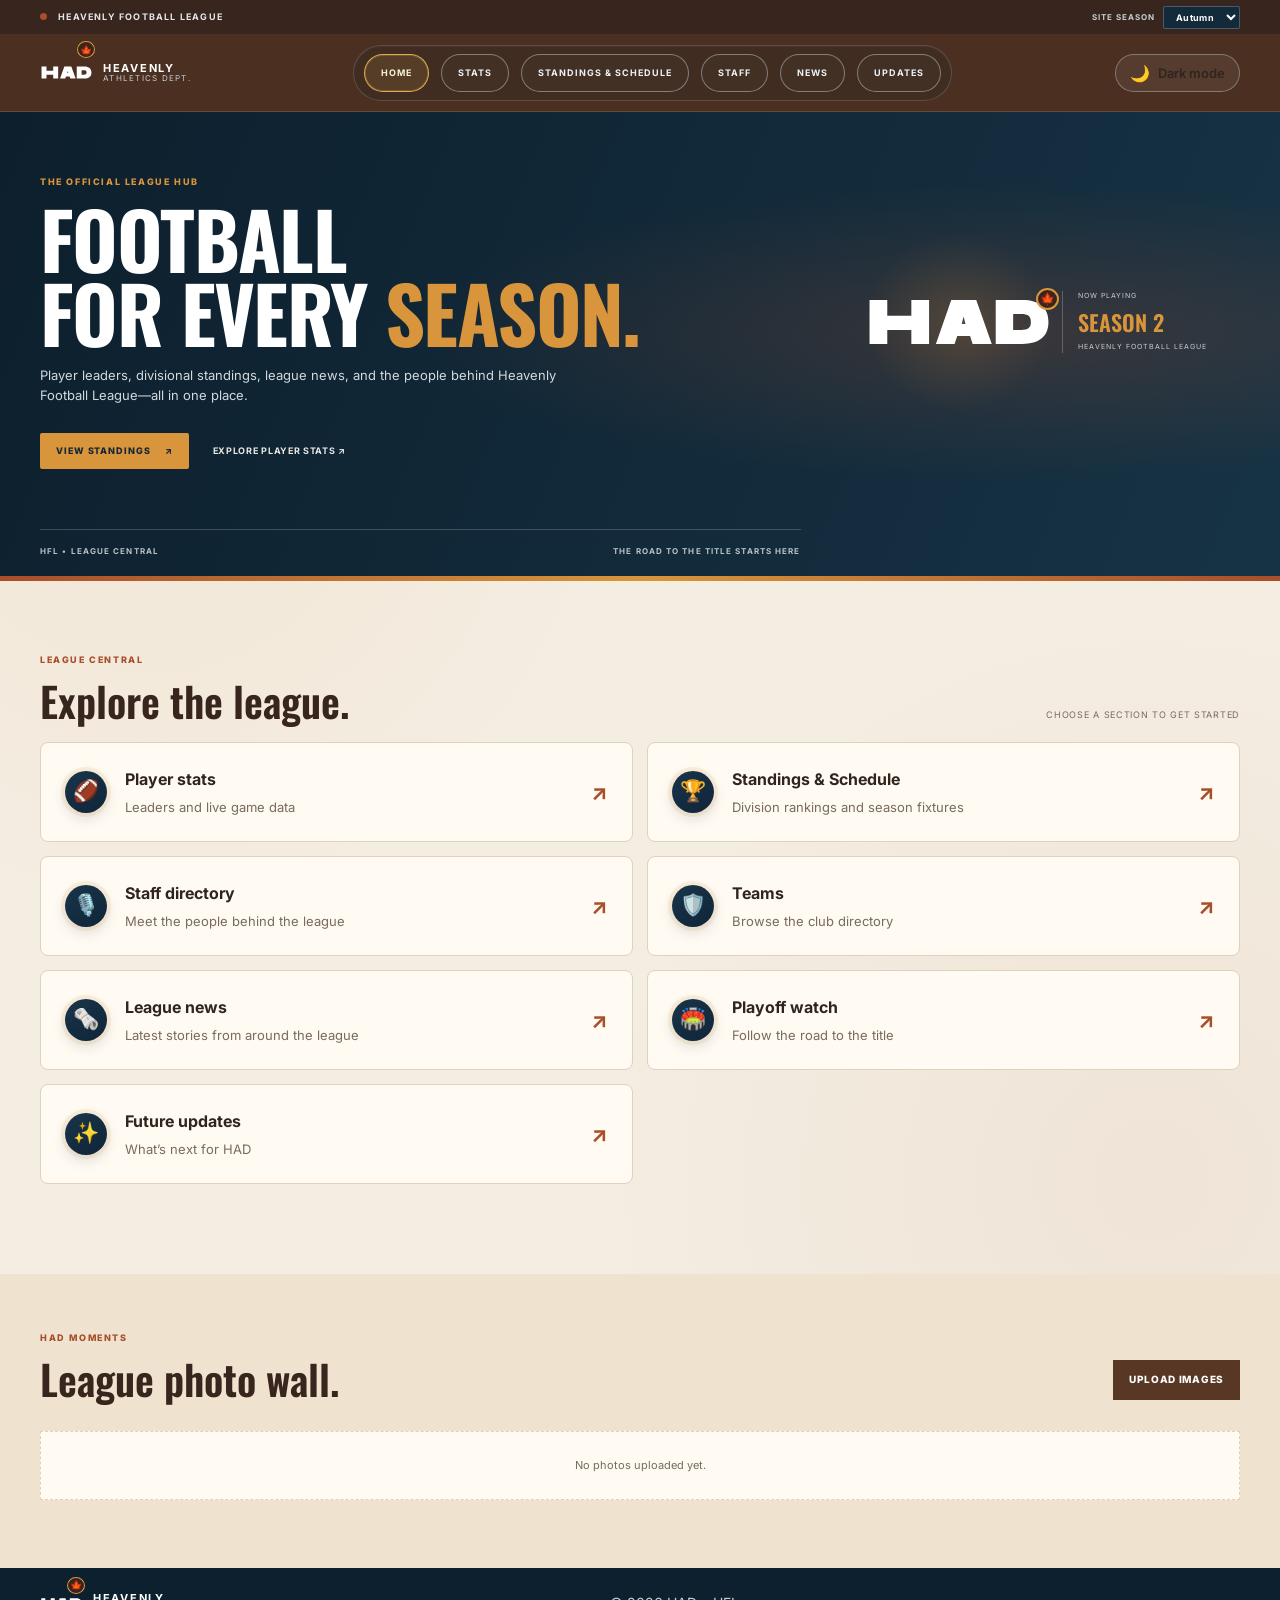
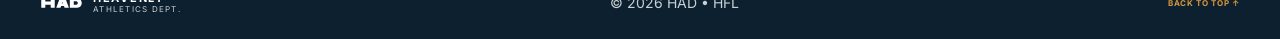
<file: index.html>
<!doctype html>
<html lang="en">
<head>
  <meta charset="UTF-8">
  <meta name="viewport" content="width=device-width, initial-scale=1">
  <meta name="theme-color" content="#102437">
  <meta name="description" content="HAD — the official Heavenly Football League hub.">
  <title>HAD | Heavenly Football League</title>
  <link rel="preconnect" href="https://fonts.googleapis.com">
  <link rel="preconnect" href="https://fonts.gstatic.com" crossorigin>
  <link href="https://fonts.googleapis.com/css2?family=Inter:wght@400;500;600;700;800&family=Oswald:wght@500;600;700&display=swap" rel="stylesheet">
  <link rel="stylesheet" href="styles.css?v=player-top10">
  <link rel="stylesheet" href="site-pages.css?v=league-icons-schedule">
  <link rel="stylesheet" href="home-icons.css?v=custom-icons">
</head>
<body>
  <div class="league-ribbon"><div class="wrap ribbon-inner"><span><i class="ribbon-dot"></i> HEAVENLY FOOTBALL LEAGUE</span><label class="theme-picker">SITE SEASON <select id="theme-select" aria-label="Choose site season"><option value="autumn">Autumn</option><option value="winter">Winter</option><option value="spring">Spring</option><option value="summer">Summer</option></select></label></div></div>
  <div id="seasonal-decor" class="seasonal-decor" aria-hidden="true"></div>
  <header class="site-header"><div class="wrap header-inner">
    <a href="index.html" class="brand" aria-label="HAD home"><img class="brand-logo" src="assets/had-logo.svg?v=seasonal" alt="Heavenly Athletics Department crest"><span class="brand-copy"><strong>HEAVENLY</strong><small>ATHLETICS DEPT.</small></span></a>
    <button class="menu-toggle" id="menu-toggle" aria-label="Open menu" aria-expanded="false">☰</button>
    <nav id="main-nav" class="main-nav" aria-label="Main navigation"><a href="index.html" aria-current="page">Home</a><a href="stats.html">Stats</a><a href="standings.html">Standings &amp; Schedule</a><a href="staff.html">Staff</a><a href="bulletin.html">News</a><a href="updates.html">Updates</a></nav>
  </div></header>
  <main id="home">
    <section class="hero"><div class="wrap hero-grid"><div class="hero-copy"><p class="eyebrow">THE OFFICIAL LEAGUE HUB</p><h1>FOOTBALL<br>FOR EVERY <span>SEASON.</span></h1><p class="hero-text">Player leaders, divisional standings, league news, and the people behind Heavenly Football League—all in one place.</p><div class="hero-actions"><a class="btn btn-primary" href="standings.html">View standings <span>↗</span></a><a class="hero-link" href="stats.html">Explore player stats ↗</a></div></div><div class="hero-feature"><div class="hero-crest-wrap"><img class="hero-logo" src="assets/had-logo.svg?v=seasonal" alt="HAD crest"></div><div class="hero-season"><span>NOW PLAYING</span><strong id="hero-season">SEASON 2</strong><small>HEAVENLY FOOTBALL LEAGUE</small></div></div><div class="hero-bottom"><span>HFL • LEAGUE CENTRAL</span><span>THE ROAD TO THE TITLE STARTS HERE</span></div></div></section>
    <section class="home-sections wrap" aria-labelledby="explore-heading"><div class="section-head"><div><p class="eyebrow dark">LEAGUE CENTRAL</p><h2 id="explore-heading">Explore the league.</h2></div><span class="section-note">Choose a section to get started</span></div><div class="home-section-grid">
      <a class="home-section-card" href="stats.html"><span class="home-section-icon" aria-hidden="true">🏈</span><span><strong>Player stats</strong><small>Leaders and live game data</small></span><b aria-hidden="true">↗</b></a>
      <a class="home-section-card" href="standings.html"><span class="home-section-icon" aria-hidden="true">🏆</span><span><strong>Standings &amp; Schedule</strong><small>Division rankings and season fixtures</small></span><b aria-hidden="true">↗</b></a>
      <a class="home-section-card" href="staff.html"><span class="home-section-icon" aria-hidden="true">🎙️</span><span><strong>Staff directory</strong><small>Meet the people behind the league</small></span><b aria-hidden="true">↗</b></a>
      <a class="home-section-card" href="teams.html"><span class="home-section-icon" aria-hidden="true">🛡️</span><span><strong>Teams</strong><small>Browse the club directory</small></span><b aria-hidden="true">↗</b></a>
      <a class="home-section-card" href="bulletin.html"><span class="home-section-icon" aria-hidden="true">🗞️</span><span><strong>League news</strong><small>Latest stories from around the league</small></span><b aria-hidden="true">↗</b></a>
      <a class="home-section-card" href="bracket.html"><span class="home-section-icon" aria-hidden="true">🏟️</span><span><strong>Playoff watch</strong><small>Follow the road to the title</small></span><b aria-hidden="true">↗</b></a>
      <a class="home-section-card" href="updates.html"><span class="home-section-icon" aria-hidden="true">✨</span><span><strong>Future updates</strong><small>What’s next for HAD</small></span><b aria-hidden="true">↗</b></a>
    </div></section>
  </main>
  <footer class="site-footer"><div class="wrap footer-inner"><a href="index.html" class="brand"><img class="brand-logo footer-logo" src="assets/had-logo.svg?v=seasonal" alt="HAD crest"><span class="brand-copy"><strong>HEAVENLY</strong><small>ATHLETICS DEPT.</small></span></a><span>© <span id="year"></span> HAD • HFL</span><a class="footer-link" href="index.html">Back to top ↑</a></div></footer>
  <script src="app.js?v=player-top10"></script>
</body>
</html>
</file>
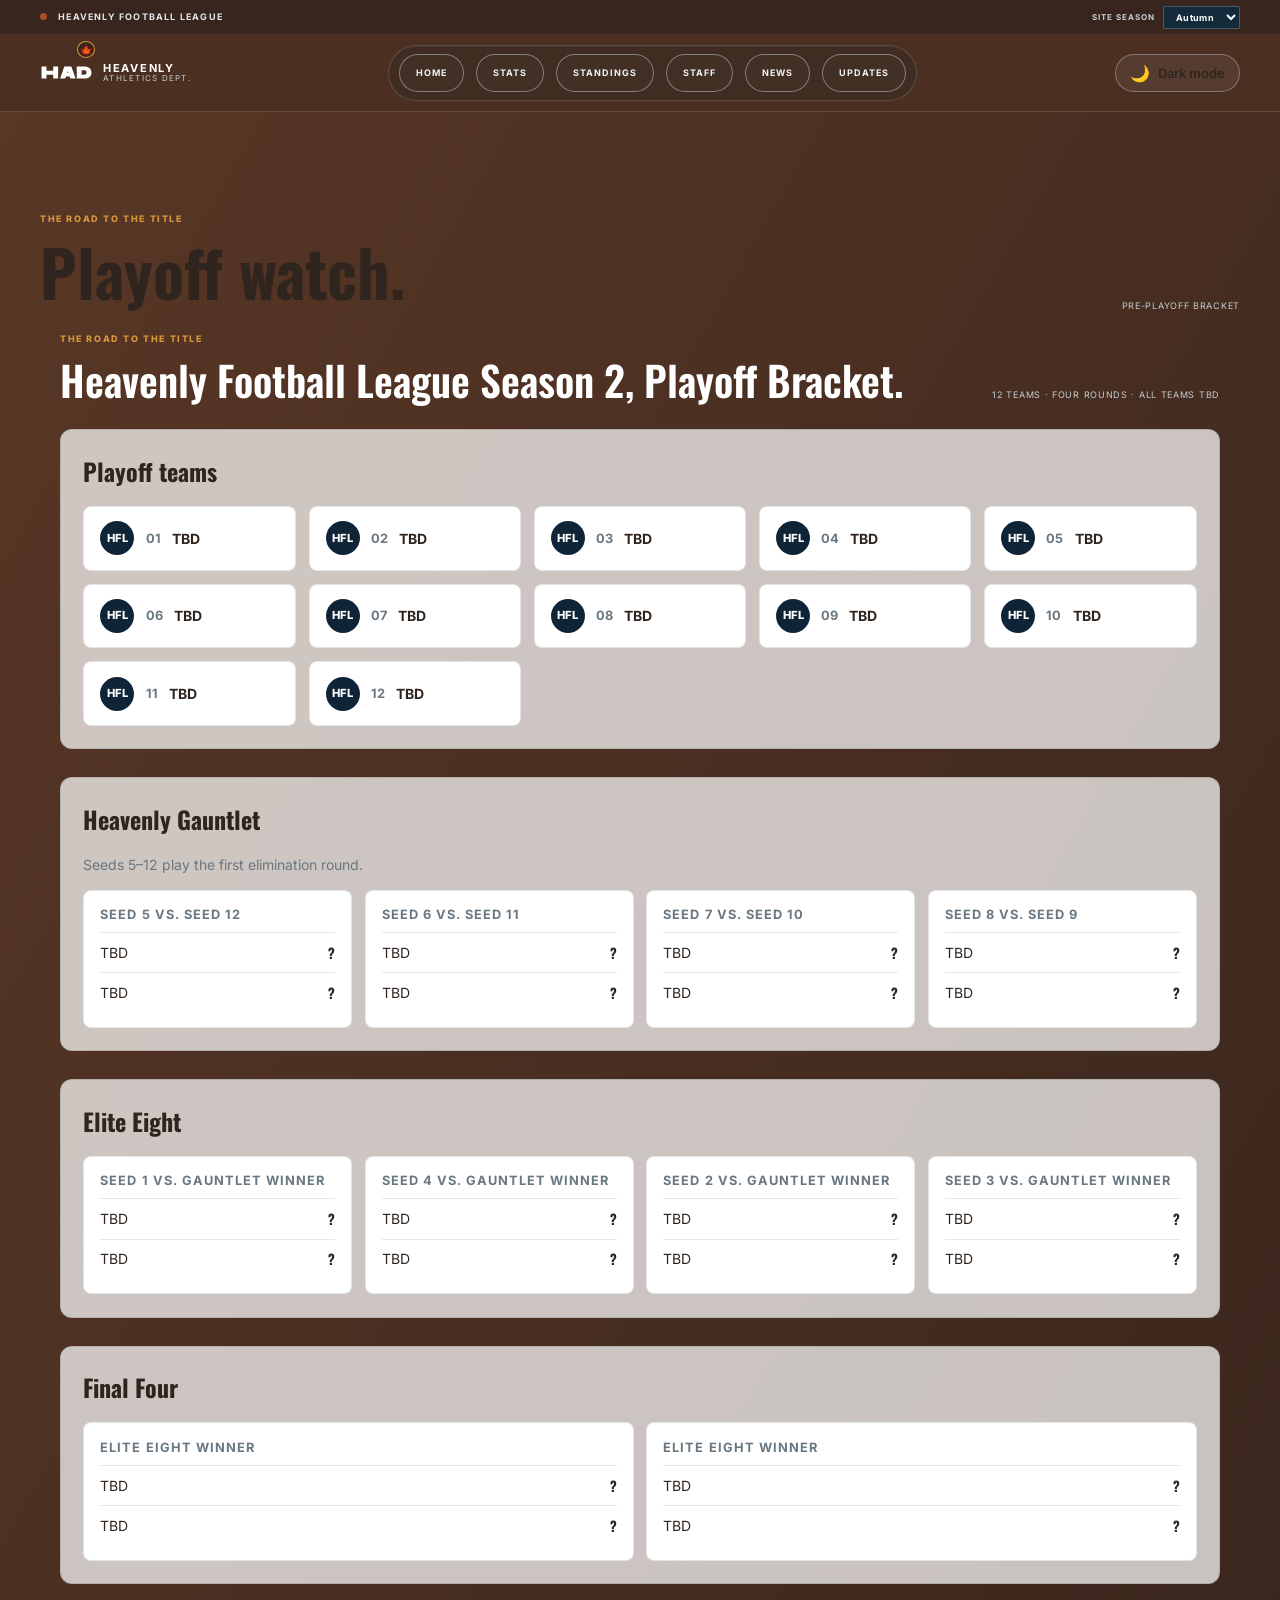
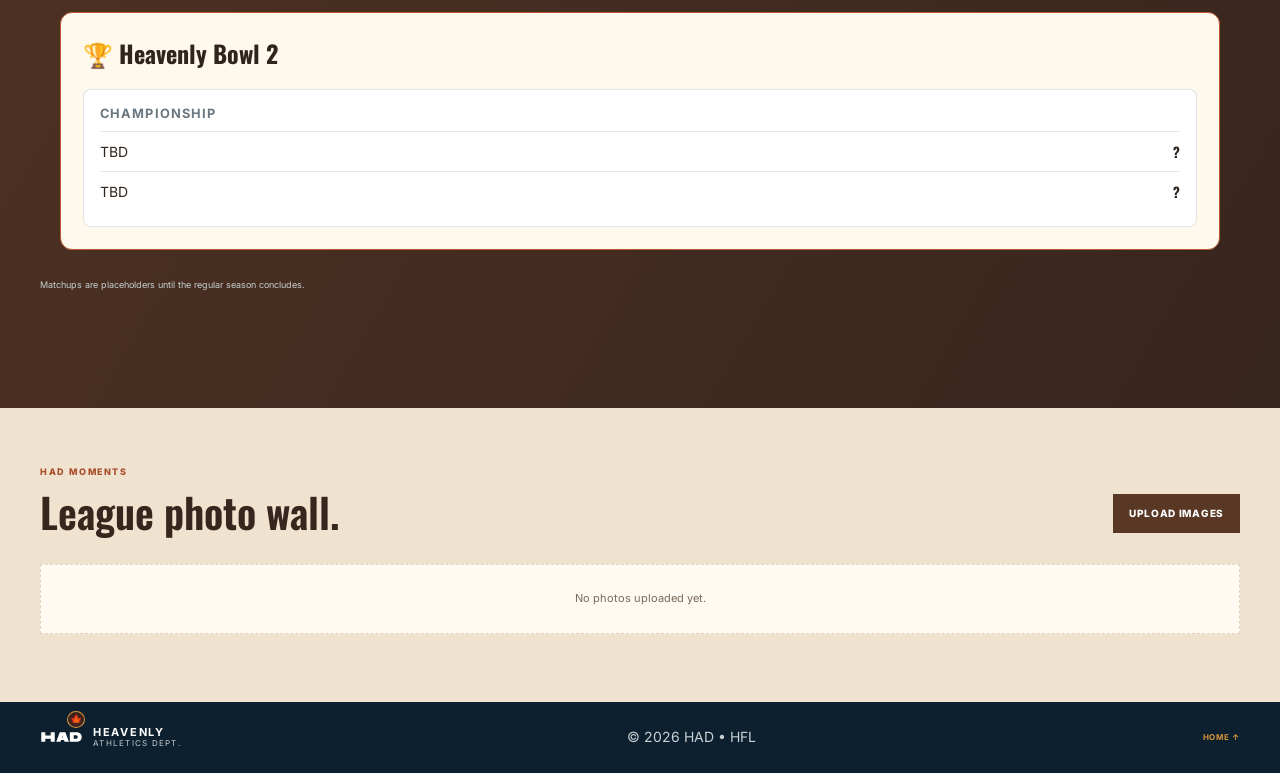
<file: bracket.html>
<!doctype html>
<html lang="en"><head><meta charset="UTF-8"><meta name="viewport" content="width=device-width, initial-scale=1"><meta name="theme-color" content="#102437"><meta name="description" content="Follow the Heavenly Football League playoff race."><title>Playoff Watch | HAD</title><link rel="preconnect" href="https://fonts.googleapis.com"><link rel="preconnect" href="https://fonts.gstatic.com" crossorigin><link href="https://fonts.googleapis.com/css2?family=Inter:wght@400;500;600;700;800&family=Oswald:wght@500;600;700&display=swap" rel="stylesheet"><link rel="stylesheet" href="styles.css?v=player-top10"><link rel="stylesheet" href="site-pages.css?v=separate-pages"></head>
<body><div class="league-ribbon"><div class="wrap ribbon-inner"><span><i class="ribbon-dot"></i> HEAVENLY FOOTBALL LEAGUE</span><label class="theme-picker">SITE SEASON <select id="theme-select" aria-label="Choose site season"><option value="autumn">Autumn</option><option value="winter">Winter</option><option value="spring">Spring</option><option value="summer">Summer</option></select></label></div></div><div id="seasonal-decor" class="seasonal-decor" aria-hidden="true"></div><header class="site-header"><div class="wrap header-inner"><a href="index.html" class="brand" aria-label="HAD home"><img class="brand-logo" src="assets/had-logo.svg?v=seasonal" alt="Heavenly Athletics Department crest"><span class="brand-copy"><strong>HEAVENLY</strong><small>ATHLETICS DEPT.</small></span></a><button class="menu-toggle" id="menu-toggle" aria-label="Open menu" aria-expanded="false">☰</button><nav id="main-nav" class="main-nav" aria-label="Main navigation"><a href="index.html">Home</a><a href="stats.html">Stats</a><a href="standings.html">Standings</a><a href="staff.html">Staff</a><a href="bulletin.html">News</a><a href="updates.html">Updates</a></nav></div></header>
<main><section class="playoff-section section page-section" id="playoff-watch"><div class="wrap"><div class="section-head"><div><p class="eyebrow">THE ROAD TO THE TITLE</p><h1>Playoff watch.</h1></div><span class="section-note">PRE-PLAYOFF BRACKET</span></div><div id="bracket"></div><p class="bracket-note">Matchups are placeholders until the regular season concludes.</p></div></section></main>
<footer class="site-footer"><div class="wrap footer-inner"><a href="index.html" class="brand"><img class="brand-logo footer-logo" src="assets/had-logo.svg?v=seasonal" alt="HAD crest"><span class="brand-copy"><strong>HEAVENLY</strong><small>ATHLETICS DEPT.</small></span></a><span>© <span id="year"></span> HAD • HFL</span><a class="footer-link" href="index.html">Home ↑</a></div></footer><script src="app.js?v=player-top10"></script></body></html>
</file>
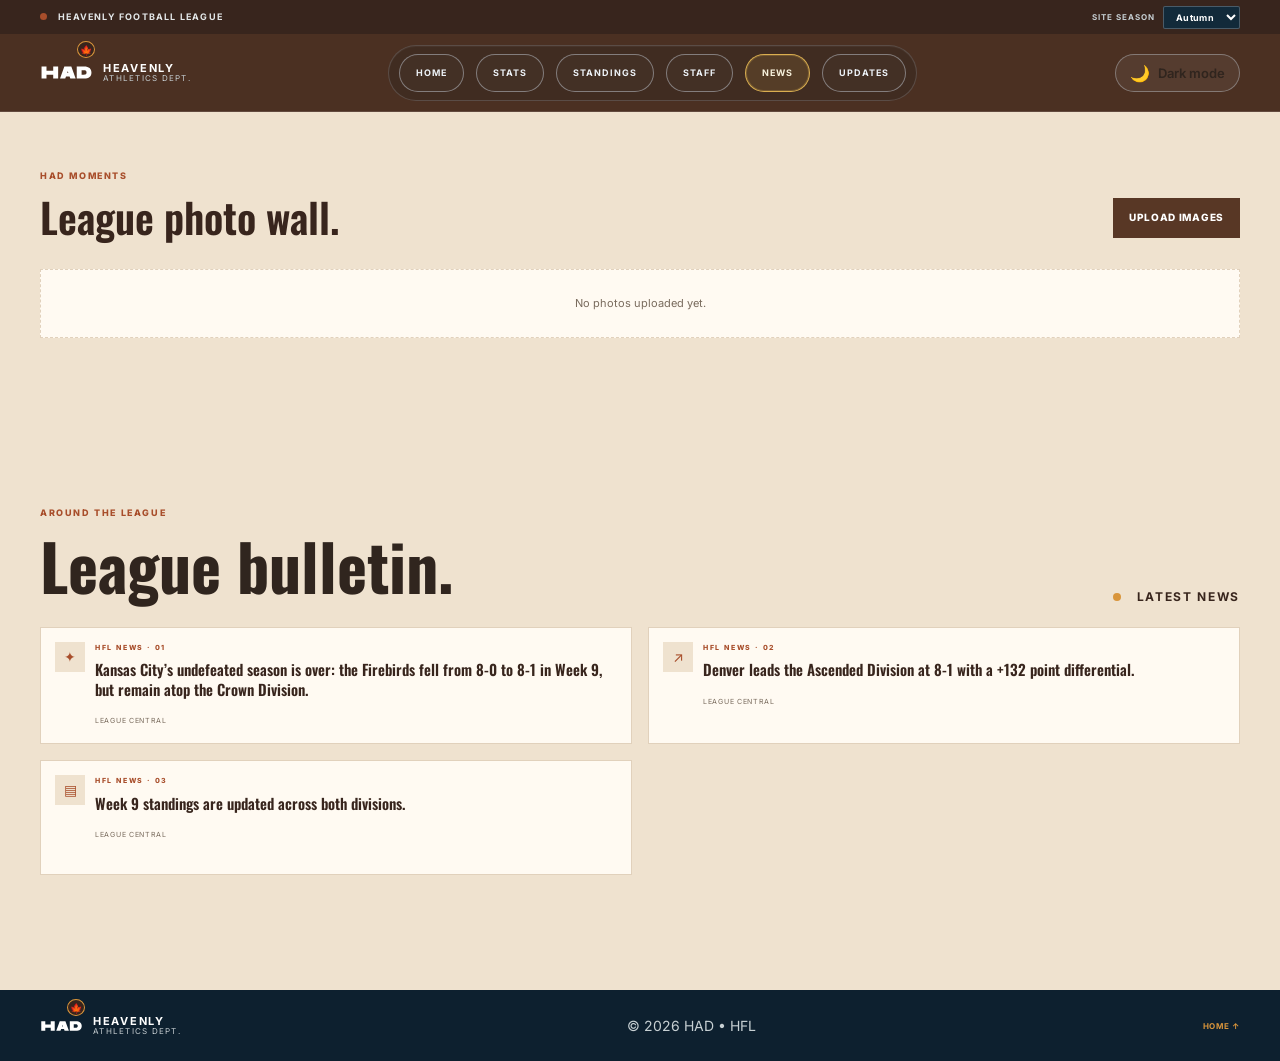
<file: bulletin.html>
<!doctype html>
<html lang="en"><head><meta charset="UTF-8"><meta name="viewport" content="width=device-width, initial-scale=1"><meta name="theme-color" content="#102437"><meta name="description" content="The latest news and stories from the Heavenly Football League."><title>League News | HAD</title><link rel="preconnect" href="https://fonts.googleapis.com"><link rel="preconnect" href="https://fonts.gstatic.com" crossorigin><link href="https://fonts.googleapis.com/css2?family=Inter:wght@400;500;600;700;800&family=Oswald:wght@500;600;700&display=swap" rel="stylesheet"><link rel="stylesheet" href="styles.css?v=player-top10"><link rel="stylesheet" href="site-pages.css?v=separate-pages"></head>
<body><div class="league-ribbon"><div class="wrap ribbon-inner"><span><i class="ribbon-dot"></i> HEAVENLY FOOTBALL LEAGUE</span><label class="theme-picker">SITE SEASON <select id="theme-select" aria-label="Choose site season"><option value="autumn">Autumn</option><option value="winter">Winter</option><option value="spring">Spring</option><option value="summer">Summer</option></select></label></div></div><div id="seasonal-decor" class="seasonal-decor" aria-hidden="true"></div><header class="site-header"><div class="wrap header-inner"><a href="index.html" class="brand" aria-label="HAD home"><img class="brand-logo" src="assets/had-logo.svg?v=seasonal" alt="Heavenly Athletics Department crest"><span class="brand-copy"><strong>HEAVENLY</strong><small>ATHLETICS DEPT.</small></span></a><button class="menu-toggle" id="menu-toggle" aria-label="Open menu" aria-expanded="false">☰</button><nav id="main-nav" class="main-nav" aria-label="Main navigation"><a href="index.html">Home</a><a href="stats.html">Stats</a><a href="standings.html">Standings</a><a href="staff.html">Staff</a><a href="bulletin.html" aria-current="page">News</a><a href="updates.html">Updates</a></nav></div></header>
<main><section class="bulletin-section section page-section" id="bulletin"><div class="wrap"><div class="section-head"><div><p class="eyebrow dark">AROUND THE LEAGUE</p><h1>League bulletin.</h1></div><span class="news-badge"><i class="ribbon-dot"></i> LATEST NEWS</span></div><div class="bulletin-grid" id="bulletin-list"></div></div></section></main>
<footer class="site-footer"><div class="wrap footer-inner"><a href="index.html" class="brand"><img class="brand-logo footer-logo" src="assets/had-logo.svg?v=seasonal" alt="HAD crest"><span class="brand-copy"><strong>HEAVENLY</strong><small>ATHLETICS DEPT.</small></span></a><span>© <span id="year"></span> HAD • HFL</span><a class="footer-link" href="index.html">Home ↑</a></div></footer><script src="app.js?v=player-top10"></script></body></html>
</file>
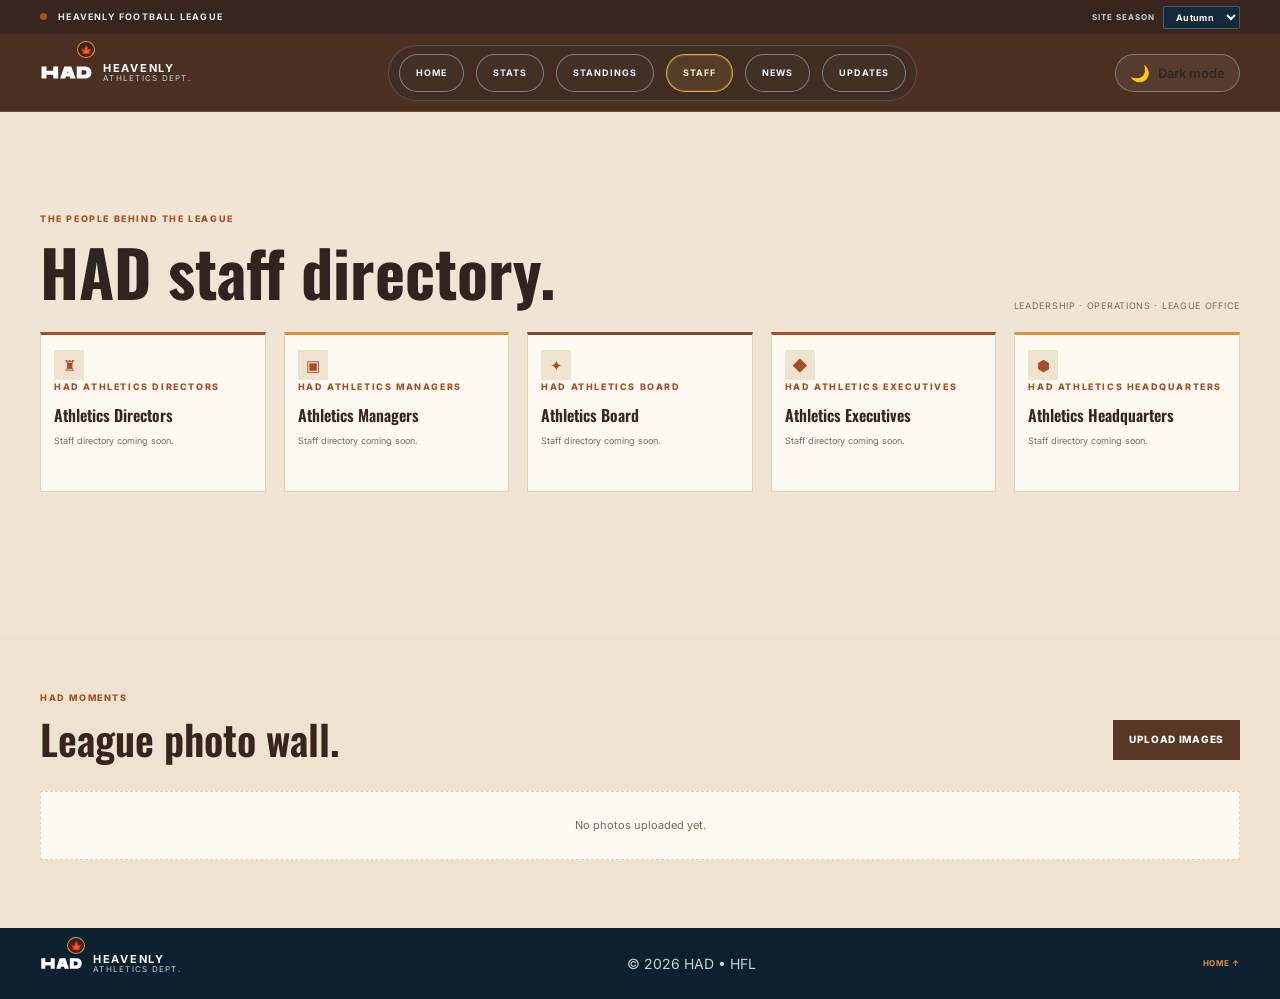
<file: staff.html>
<!doctype html>
<html lang="en"><head><meta charset="UTF-8"><meta name="viewport" content="width=device-width, initial-scale=1"><meta name="theme-color" content="#102437"><meta name="description" content="Meet the people behind the Heavenly Football League."><title>Staff | HAD</title><link rel="preconnect" href="https://fonts.googleapis.com"><link rel="preconnect" href="https://fonts.gstatic.com" crossorigin><link href="https://fonts.googleapis.com/css2?family=Inter:wght@400;500;600;700;800&family=Oswald:wght@500;600;700&display=swap" rel="stylesheet"><link rel="stylesheet" href="styles.css?v=player-top10"><link rel="stylesheet" href="site-pages.css?v=separate-pages"></head>
<body><div class="league-ribbon"><div class="wrap ribbon-inner"><span><i class="ribbon-dot"></i> HEAVENLY FOOTBALL LEAGUE</span><label class="theme-picker">SITE SEASON <select id="theme-select" aria-label="Choose site season"><option value="autumn">Autumn</option><option value="winter">Winter</option><option value="spring">Spring</option><option value="summer">Summer</option></select></label></div></div><div id="seasonal-decor" class="seasonal-decor" aria-hidden="true"></div><header class="site-header"><div class="wrap header-inner"><a href="index.html" class="brand" aria-label="HAD home"><img class="brand-logo" src="assets/had-logo.svg?v=seasonal" alt="Heavenly Athletics Department crest"><span class="brand-copy"><strong>HEAVENLY</strong><small>ATHLETICS DEPT.</small></span></a><button class="menu-toggle" id="menu-toggle" aria-label="Open menu" aria-expanded="false">☰</button><nav id="main-nav" class="main-nav" aria-label="Main navigation"><a href="index.html">Home</a><a href="stats.html">Stats</a><a href="standings.html">Standings</a><a href="staff.html" aria-current="page">Staff</a><a href="bulletin.html">News</a><a href="updates.html">Updates</a></nav></div></header>
<main><section class="staff-section section page-section" id="staff"><div class="wrap"><div class="section-head"><div><p class="eyebrow dark">THE PEOPLE BEHIND THE LEAGUE</p><h1>HAD staff directory.</h1></div><span class="section-note">Leadership · operations · league office</span></div><div class="staff-hierarchy" id="staff-hierarchy"></div></div></section></main>
<footer class="site-footer"><div class="wrap footer-inner"><a href="index.html" class="brand"><img class="brand-logo footer-logo" src="assets/had-logo.svg?v=seasonal" alt="HAD crest"><span class="brand-copy"><strong>HEAVENLY</strong><small>ATHLETICS DEPT.</small></span></a><span>© <span id="year"></span> HAD • HFL</span><a class="footer-link" href="index.html">Home ↑</a></div></footer><script src="app.js?v=player-top10"></script></body></html>
</file>
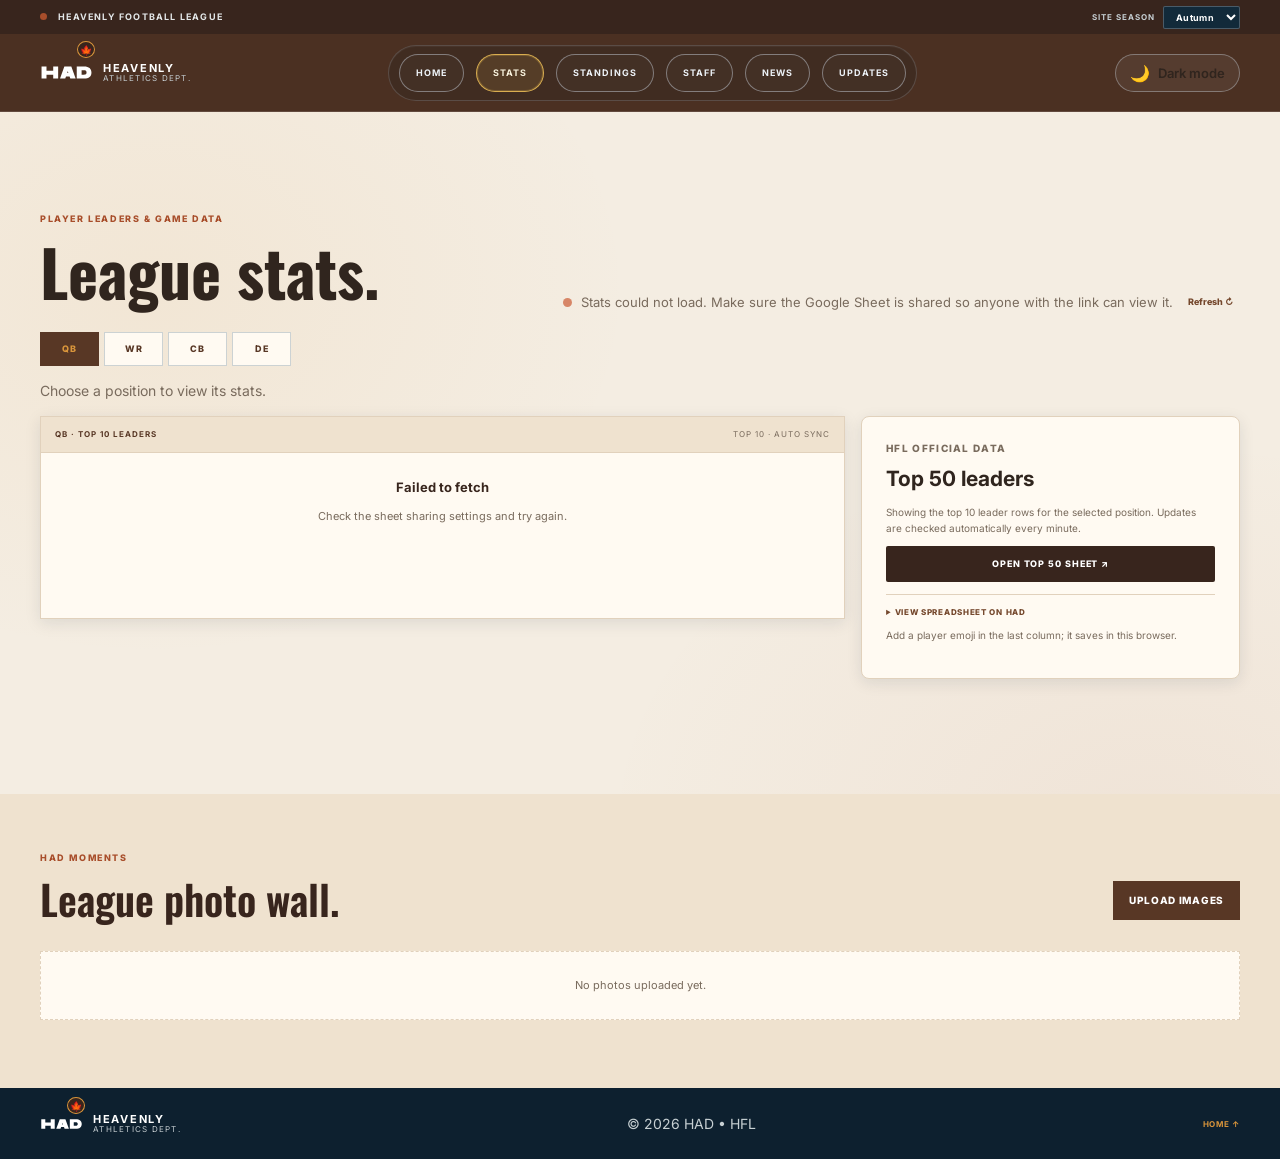
<file: stats.html>
<!doctype html>
<html lang="en"><head><meta charset="UTF-8"><meta name="viewport" content="width=device-width, initial-scale=1"><meta name="theme-color" content="#102437"><meta name="description" content="Player leaders and live stats for the Heavenly Football League."><title>Player Stats | HAD</title><link rel="preconnect" href="https://fonts.googleapis.com"><link rel="preconnect" href="https://fonts.gstatic.com" crossorigin><link href="https://fonts.googleapis.com/css2?family=Inter:wght@400;500;600;700;800&family=Oswald:wght@500;600;700&display=swap" rel="stylesheet"><link rel="stylesheet" href="styles.css?v=player-top10"><link rel="stylesheet" href="site-pages.css?v=separate-pages"></head>
<body><div class="league-ribbon"><div class="wrap ribbon-inner"><span><i class="ribbon-dot"></i> HEAVENLY FOOTBALL LEAGUE</span><label class="theme-picker">SITE SEASON <select id="theme-select" aria-label="Choose site season"><option value="autumn">Autumn</option><option value="winter">Winter</option><option value="spring">Spring</option><option value="summer">Summer</option></select></label></div></div><div id="seasonal-decor" class="seasonal-decor" aria-hidden="true"></div><header class="site-header"><div class="wrap header-inner"><a href="index.html" class="brand" aria-label="HAD home"><img class="brand-logo" src="assets/had-logo.svg?v=seasonal" alt="Heavenly Athletics Department crest"><span class="brand-copy"><strong>HEAVENLY</strong><small>ATHLETICS DEPT.</small></span></a><button class="menu-toggle" id="menu-toggle" aria-label="Open menu" aria-expanded="false">☰</button><nav id="main-nav" class="main-nav" aria-label="Main navigation"><a href="index.html">Home</a><a href="stats.html" aria-current="page">Stats</a><a href="standings.html">Standings</a><a href="staff.html">Staff</a><a href="bulletin.html">News</a><a href="updates.html">Updates</a></nav></div></header>
<main><section class="stats-section section page-section" id="stats"><div class="wrap"><div class="section-head"><div><p class="eyebrow dark">PLAYER LEADERS &amp; GAME DATA</p><h1>League stats.</h1></div><div class="sheet-status-wrap"><span class="status-dot" id="status-dot"></span><span id="sheet-status">Connecting to Top 50 leaders…</span><button class="text-button" id="refresh-stats" type="button">Refresh ↻</button></div></div><div class="position-switcher" role="tablist" aria-label="Choose player position"><button class="position-tab active" role="tab" aria-selected="true" data-position="QB">QB</button><button class="position-tab" role="tab" aria-selected="false" data-position="WR">WR</button><button class="position-tab" role="tab" aria-selected="false" data-position="DB">DB</button><button class="position-tab" role="tab" aria-selected="false" data-position="DE">DE</button></div><p class="position-hint" id="position-hint">Choose a position to view its stats.</p><div class="stats-layout"><div class="table-panel"><div class="panel-topline"><strong id="stats-table-title">QB · TOP 10 LEADERS</strong><span>TOP 10 · AUTO SYNC</span></div><div id="stats-table" class="stats-table"><div class="loading-state"><span class="spinner"></span> Loading player stats…</div></div></div><aside class="sheet-panel"><p class="mini-label">HFL OFFICIAL DATA</p><h2>Top 50 leaders</h2><p>Showing the top 10 leader rows for the selected position. Updates are checked automatically every minute.</p><a class="btn btn-navy" href="https://docs.google.com/spreadsheets/d/157AYRw6wbe7FAcyypG1iCfl2DQQ2O8K16LFyCGWH3Ho/edit?gid=1438388237#gid=1438388237" target="_blank" rel="noopener">Open Top 50 Sheet ↗</a><details class="sheet-embed"><summary>View spreadsheet on HAD</summary><div class="iframe-wrap"><iframe title="HAD Top 50 leaders spreadsheet" src="https://docs.google.com/spreadsheets/d/157AYRw6wbe7FAcyypG1iCfl2DQQ2O8K16LFyCGWH3Ho/edit?gid=1438388237#gid=1438388237" loading="lazy"></iframe></div></details><p class="sheet-note">Add a player emoji in the last column; it saves in this browser.</p></aside></div></div></section></main>
<footer class="site-footer"><div class="wrap footer-inner"><a href="index.html" class="brand"><img class="brand-logo footer-logo" src="assets/had-logo.svg?v=seasonal" alt="HAD crest"><span class="brand-copy"><strong>HEAVENLY</strong><small>ATHLETICS DEPT.</small></span></a><span>© <span id="year"></span> HAD • HFL</span><a class="footer-link" href="index.html">Home ↑</a></div></footer><script src="app.js?v=player-top10"></script></body></html>
</file>
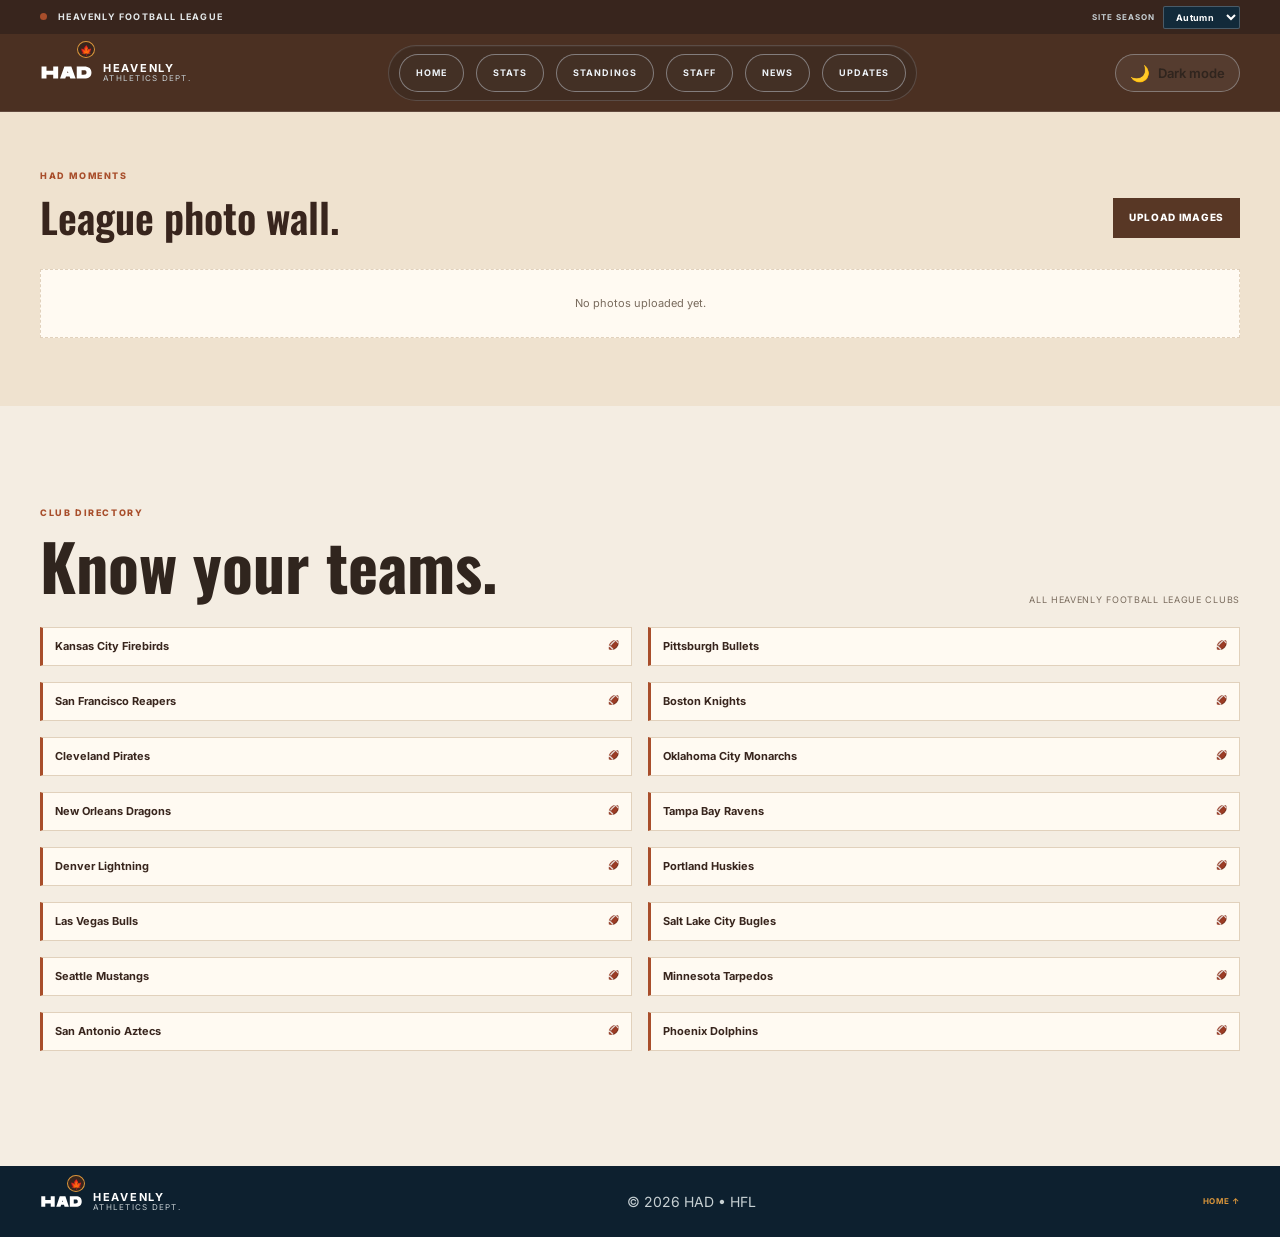
<file: teams.html>
<!doctype html>
<html lang="en"><head><meta charset="UTF-8"><meta name="viewport" content="width=device-width, initial-scale=1"><meta name="theme-color" content="#102437"><meta name="description" content="Explore clubs in the Heavenly Football League."><title>Teams | HAD</title><link rel="preconnect" href="https://fonts.googleapis.com"><link rel="preconnect" href="https://fonts.gstatic.com" crossorigin><link href="https://fonts.googleapis.com/css2?family=Inter:wght@400;500;600;700;800&family=Oswald:wght@500;600;700&display=swap" rel="stylesheet"><link rel="stylesheet" href="styles.css?v=player-top10"><link rel="stylesheet" href="site-pages.css?v=separate-pages"></head>
<body><div class="league-ribbon"><div class="wrap ribbon-inner"><span><i class="ribbon-dot"></i> HEAVENLY FOOTBALL LEAGUE</span><label class="theme-picker">SITE SEASON <select id="theme-select" aria-label="Choose site season"><option value="autumn">Autumn</option><option value="winter">Winter</option><option value="spring">Spring</option><option value="summer">Summer</option></select></label></div></div><div id="seasonal-decor" class="seasonal-decor" aria-hidden="true"></div><header class="site-header"><div class="wrap header-inner"><a href="index.html" class="brand" aria-label="HAD home"><img class="brand-logo" src="assets/had-logo.svg?v=seasonal" alt="Heavenly Athletics Department crest"><span class="brand-copy"><strong>HEAVENLY</strong><small>ATHLETICS DEPT.</small></span></a><button class="menu-toggle" id="menu-toggle" aria-label="Open menu" aria-expanded="false">☰</button><nav id="main-nav" class="main-nav" aria-label="Main navigation"><a href="index.html">Home</a><a href="stats.html">Stats</a><a href="standings.html">Standings</a><a href="staff.html">Staff</a><a href="bulletin.html">News</a><a href="updates.html">Updates</a></nav></div></header>
<main><section class="teams-section section page-section" id="teams"><div class="wrap"><div class="section-head"><div><p class="eyebrow dark">CLUB DIRECTORY</p><h1>Know your teams.</h1></div><span class="section-note">All Heavenly Football League clubs</span></div><div class="team-grid" id="team-directory"></div></div></section></main>
<footer class="site-footer"><div class="wrap footer-inner"><a href="index.html" class="brand"><img class="brand-logo footer-logo" src="assets/had-logo.svg?v=seasonal" alt="HAD crest"><span class="brand-copy"><strong>HEAVENLY</strong><small>ATHLETICS DEPT.</small></span></a><span>© <span id="year"></span> HAD • HFL</span><a class="footer-link" href="index.html">Home ↑</a></div></footer><script src="app.js?v=player-top10"></script></body></html>
</file>
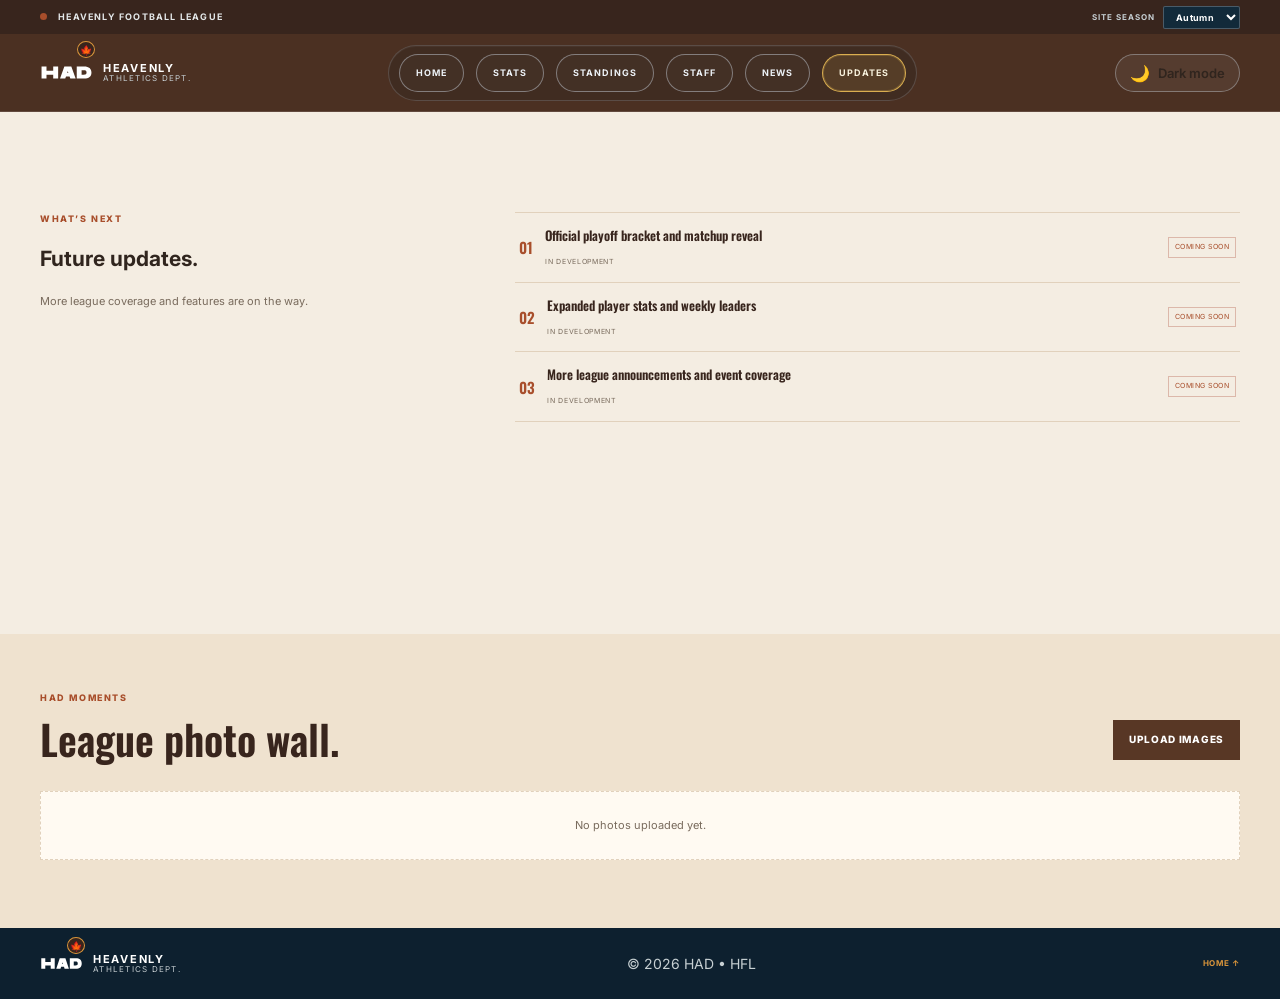
<file: updates.html>
<!doctype html>
<html lang="en"><head><meta charset="UTF-8"><meta name="viewport" content="width=device-width, initial-scale=1"><meta name="theme-color" content="#102437"><meta name="description" content="Upcoming features and news from the Heavenly Football League."><title>Future Updates | HAD</title><link rel="preconnect" href="https://fonts.googleapis.com"><link rel="preconnect" href="https://fonts.gstatic.com" crossorigin><link href="https://fonts.googleapis.com/css2?family=Inter:wght@400;500;600;700;800&family=Oswald:wght@500;600;700&display=swap" rel="stylesheet"><link rel="stylesheet" href="styles.css?v=player-top10"><link rel="stylesheet" href="site-pages.css?v=separate-pages"></head>
<body><div class="league-ribbon"><div class="wrap ribbon-inner"><span><i class="ribbon-dot"></i> HEAVENLY FOOTBALL LEAGUE</span><label class="theme-picker">SITE SEASON <select id="theme-select" aria-label="Choose site season"><option value="autumn">Autumn</option><option value="winter">Winter</option><option value="spring">Spring</option><option value="summer">Summer</option></select></label></div></div><div id="seasonal-decor" class="seasonal-decor" aria-hidden="true"></div><header class="site-header"><div class="wrap header-inner"><a href="index.html" class="brand" aria-label="HAD home"><img class="brand-logo" src="assets/had-logo.svg?v=seasonal" alt="Heavenly Athletics Department crest"><span class="brand-copy"><strong>HEAVENLY</strong><small>ATHLETICS DEPT.</small></span></a><button class="menu-toggle" id="menu-toggle" aria-label="Open menu" aria-expanded="false">☰</button><nav id="main-nav" class="main-nav" aria-label="Main navigation"><a href="index.html">Home</a><a href="stats.html">Stats</a><a href="standings.html">Standings</a><a href="staff.html">Staff</a><a href="bulletin.html">News</a><a href="updates.html" aria-current="page">Updates</a></nav></div></header>
<main><section class="updates-section section page-section" id="updates"><div class="wrap updates-layout"><div><p class="eyebrow dark">WHAT’S NEXT</p><h1>Future updates.</h1><p class="updates-intro">More league coverage and features are on the way.</p></div><div class="update-list" id="update-list"></div></div></section></main>
<footer class="site-footer"><div class="wrap footer-inner"><a href="index.html" class="brand"><img class="brand-logo footer-logo" src="assets/had-logo.svg?v=seasonal" alt="HAD crest"><span class="brand-copy"><strong>HEAVENLY</strong><small>ATHLETICS DEPT.</small></span></a><span>© <span id="year"></span> HAD • HFL</span><a class="footer-link" href="index.html">Home ↑</a></div></footer><script src="app.js?v=player-top10"></script></body></html>
</file>
<file: styles.css>
:root{--navy-900:#102437;--navy-800:#18344a;--navy-700:#24465b;--accent:#b65a32;--accent-soft:#e5b34e;--paper:#f4f3ef;--surface:#fff;--surface-alt:#e9e9e4;--ink:#202a32;--muted:#697780;--line:#dfe3e3;--hero-start:#0d1f2d;--hero-end:#163345;--theme-filter:none;--shadow:rgba(16,36,55,.1)}:root[data-theme="winter"]{--navy-900:#172b44;--navy-800:#213b58;--navy-700:#345c78;--accent:#5d91b5;--accent-soft:#c7e4f2;--paper:#eef3f7;--surface:#fff;--surface-alt:#e1ebf2;--ink:#1d2c3b;--muted:#637789;--line:#d5e0e8;--hero-start:#102339;--hero-end:#294967;--theme-filter:grayscale(.25) sepia(.12) hue-rotate(155deg)}:root[data-theme="spring"]{--navy-900:#183c3b;--navy-800:#24544b;--navy-700:#367264;--accent:#538a58;--accent-soft:#d9bd69;--paper:#f1f5ed;--surface:#fff;--surface-alt:#e7efe4;--ink:#26352d;--muted:#68786c;--line:#dce6d8;--hero-start:#143731;--hero-end:#32604d;--theme-filter:grayscale(.2) sepia(.18) hue-rotate(55deg)}:root[data-theme="summer"]{--navy-900:#12384b;--navy-800:#1b5265;--navy-700:#26758a;--accent:#d47b37;--accent-soft:#f1cd59;--paper:#f4f3e9;--surface:#fff;--surface-alt:#eeecdc;--ink:#25363b;--muted:#66777a;--line:#e4e0cc;--hero-start:#0d3244;--hero-end:#286779;--theme-filter:grayscale(.15) sepia(.2) hue-rotate(335deg)}*{box-sizing:border-box}html{scroll-behavior:smooth;scroll-padding-top:90px}body{margin:0;font:14px/1.55 Inter,sans-serif;background:radial-gradient(ellipse at 12% 25%,color-mix(in srgb,var(--accent-soft) 8%,transparent),transparent 30%),radial-gradient(ellipse at 90% 72%,color-mix(in srgb,var(--accent) 6%,transparent),transparent 34%),var(--paper);color:var(--ink)}a{color:inherit;text-decoration:none}button,input,textarea,select{font:inherit}.wrap{width:min(1200px,calc(100% - 40px));margin:0 auto}.league-ribbon{height:34px;background:#0b1c2a;color:#e3e7e8;font-size:9px;letter-spacing:1.2px;font-weight:700;position:relative;z-index:22}.ribbon-inner{height:100%;display:flex;align-items:center;justify-content:space-between}.ribbon-dot{display:inline-block;width:7px;height:7px;border-radius:50%;background:var(--accent);margin-right:8px}.theme-picker{display:flex;align-items:center;gap:8px;color:#c7d0d4;font-size:8px;letter-spacing:1px}.theme-picker select{border:1px solid #ffffff3b;background:#122a3a;color:#fff;padding:4px 8px;font-size:9px;letter-spacing:.3px;border-radius:2px}.seasonal-decor{position:fixed;inset:0;z-index:21;overflow:hidden;pointer-events:none}.season-particle{position:absolute;top:-35px;font-size:var(--particle-size);opacity:0;animation:season-fall var(--duration) linear var(--delay) infinite;filter:drop-shadow(0 1px 2px #17243030)}.particle-autumn{color:#bb6338}.particle-winter{color:#91bad0}.particle-spring{color:#d795ad}.particle-summer{color:#e4bf55}@keyframes season-fall{0%{translate:0 -4vh;rotate:0deg;opacity:0}8%{opacity:.74}27%{translate:var(--sway) 27vh;rotate:115deg}53%{translate:calc(var(--sway)*-.7) 55vh;rotate:230deg}78%{translate:var(--sway) 83vh;rotate:360deg}100%{translate:calc(var(--sway)*-.3) 110vh;rotate:500deg;opacity:.08}}.site-header{position:sticky;top:0;z-index:20;background:var(--navy-900);border-bottom:1px solid #ffffff20}.header-inner{display:flex;align-items:center;justify-content:space-between;min-height:77px;gap:20px}.brand{display:inline-flex;align-items:center;gap:10px;color:#fff}.brand-logo{width:53px;height:53px;object-fit:contain;filter:var(--theme-filter);transition:filter .25s}.brand-copy{display:flex;flex-direction:column;line-height:1.05}.brand-copy strong{font-size:11px;letter-spacing:1.7px}.brand-copy small{font-size:8px;letter-spacing:1.25px;color:#c5cdd1}.main-nav{display:flex;align-items:center;gap:21px}.main-nav a,.operator-button{font-size:9px;font-weight:800;letter-spacing:1px;text-transform:uppercase;color:#e4e8ea}.main-nav a:hover{color:var(--accent-soft)}.operator-button{background:transparent;border:1px solid #ffffff50;padding:10px 13px;cursor:pointer}.menu-toggle{display:none;background:none;border:0;color:white;font-size:25px}.hero{position:relative;overflow:hidden;color:#fff;background:radial-gradient(ellipse at 80% 47%,color-mix(in srgb,var(--accent) 25%,transparent),transparent 42%),linear-gradient(112deg,var(--hero-start),var(--hero-end));padding:63px 0 23px}.hero:after{content:"";position:absolute;inset:auto 0 0;height:5px;background:linear-gradient(90deg,var(--accent),var(--accent-soft),var(--accent))}.hero-grid{display:grid;grid-template-columns:1.3fr .7fr;align-items:center;gap:30px}.eyebrow{margin:0 0 12px;color:var(--accent-soft);font-size:9px;letter-spacing:1.6px;font-weight:800;text-transform:uppercase}.eyebrow.dark{color:var(--accent)}.hero-copy h1{font:700 clamp(46px,7vw,78px)/.95 Oswald,sans-serif;letter-spacing:-1.6px;margin:0 0 16px}.hero-copy h1 span{color:var(--accent-soft)}.hero-text{max-width:560px;color:#d2dadd;font-size:13px}.hero-actions{display:flex;align-items:center;gap:19px;margin-top:22px}.btn{display:inline-flex;align-items:center;justify-content:center;padding:11px 16px;border-radius:2px;font-size:9px;font-weight:800;letter-spacing:.9px;text-transform:uppercase}.btn-primary{background:var(--accent-soft);color:#172633}.btn-primary span{margin-left:14px}.btn-navy{background:var(--navy-900);color:white;width:100%}.hero-link{font-size:9px;color:#e7e8e5;font-weight:700;text-transform:uppercase;letter-spacing:.7px}.hero-feature{display:flex;align-items:center;justify-content:center;gap:8px}.hero-crest-wrap{width:190px;height:178px;display:grid;place-items:center;background:radial-gradient(ellipse,color-mix(in srgb,var(--accent-soft) 18%,transparent),transparent 70%)}.hero-logo{width:100%;height:100%;object-fit:contain;filter:var(--theme-filter) drop-shadow(0 8px 18px #0005);transition:filter .25s}.hero-season{display:flex;flex-direction:column;border-left:1px solid #ffffff3b;padding-left:15px}.hero-season span,.hero-season small{font-size:7px;letter-spacing:1px;color:#c7cdd0}.hero-season strong{font:600 22px Oswald,sans-serif;color:var(--accent-soft);margin:4px 0}.hero-bottom{display:flex;justify-content:space-between;padding-top:15px;margin-top:30px;border-top:1px solid #ffffff30;color:#b9c3c8;font-size:8px;font-weight:700;letter-spacing:1.1px}.section{padding:57px 0;background-color:transparent}.section-head{display:flex;align-items:end;justify-content:space-between;gap:18px;margin-bottom:20px}.section-head h2,.updates-layout h2{margin:0;color:var(--navy-900);font:600 clamp(30px,4vw,41px)/1.05 Oswald,sans-serif}.sheet-status-wrap{display:flex;align-items:center;gap:8px;color:var(--muted);font-size:9px}.status-dot{height:8px;width:8px;border-radius:50%;background:#d18443}.status-dot.connected{background:#4b9b66}.text-button{border:0;background:transparent;color:var(--navy-700);font-weight:800;cursor:pointer;font-size:9px}.position-switcher{display:flex;gap:5px;margin-bottom:6px}.position-tab{min-width:59px;padding:9px 15px;border:1px solid #ccd2d3;background:var(--surface);color:var(--navy-800);font-size:9px;font-weight:800;letter-spacing:1px;cursor:pointer}.position-tab:hover,.position-tab.active{background:var(--navy-800);color:var(--accent-soft);border-color:var(--navy-800)}.position-hint{min-height:17px;margin:0 0 10px;color:var(--muted);font-size:9px}.stats-layout{display:grid;grid-template-columns:1.7fr .8fr;gap:16px;align-items:start}.table-panel,.sheet-panel{background:var(--surface);border:1px solid var(--line);box-shadow:0 4px 15px var(--shadow)}.table-panel{overflow:hidden}.panel-topline{display:flex;justify-content:space-between;padding:11px 14px;background:var(--surface-alt);border-bottom:1px solid var(--line);font-size:8px;letter-spacing:1px;color:var(--muted)}.panel-topline strong{color:var(--navy-800)}.stats-table{min-height:165px}.table-scroll{overflow:auto;max-height:430px}.stats-table table{width:100%;border-collapse:collapse}.stats-table th,.stats-table td{padding:9px 11px;border-bottom:1px solid var(--line);text-align:left;white-space:nowrap;font-size:10px}.stats-table th{position:sticky;top:0;background:var(--surface-alt);color:var(--navy-700);font-size:8px;text-transform:uppercase;letter-spacing:.7px}.stats-table tbody tr:nth-child(even){background:color-mix(in srgb,var(--surface-alt) 42%,var(--surface))}.stats-table tbody tr:hover{background:color-mix(in srgb,var(--accent-soft) 16%,var(--surface))}.loading-state{min-height:165px;display:flex;justify-content:center;align-items:center;gap:9px;color:var(--muted);font-size:11px}.spinner{width:15px;height:15px;border:2px solid #d9dedf;border-top-color:var(--navy-700);border-radius:50%;animation:spin .8s linear infinite}@keyframes spin{to{transform:rotate(360deg)}}.sheet-message{padding:24px;text-align:center;color:var(--muted);font-size:11px}.sheet-message strong{display:block;color:var(--navy-900);font-size:13px}.sheet-message a{font-weight:700;color:var(--accent)}.sheet-panel{padding:18px;background:var(--surface)}.mini-label{color:var(--accent);font-size:8px;font-weight:800;letter-spacing:1.3px;margin:0 0 6px}.sheet-panel h3{margin:0 0 8px;color:var(--navy-900);font:600 23px Oswald,sans-serif}.sheet-panel p{font-size:10px;color:var(--muted)}.sheet-embed{padding-top:11px;margin-top:12px;border-top:1px solid var(--line)}.sheet-embed summary{font-size:8px;font-weight:800;letter-spacing:.7px;text-transform:uppercase;cursor:pointer;color:var(--navy-700)}.iframe-wrap{height:250px;margin-top:9px}.iframe-wrap iframe{width:100%;height:100%;border:0}.division-section,.playoff-section{background:linear-gradient(120deg,var(--navy-800),var(--navy-900))}.division-section .section-head h2,.playoff-section .section-head h2{color:#fff}.division-section .eyebrow,.playoff-section .eyebrow{color:var(--accent-soft)}.section-note{color:var(--muted);font-size:9px;letter-spacing:.7px;text-transform:uppercase}.division-section .section-note,.playoff-section .section-note{color:#c3ced1}.division-grid{display:grid;grid-template-columns:1fr 1fr;gap:15px}.division-card{background:var(--surface);border-top:3px solid var(--accent);padding:17px 19px}.division-ascended{border-top-color:var(--accent-soft)}.division-heading{display:flex;align-items:center;gap:11px;padding-bottom:11px;border-bottom:1px solid var(--line)}.division-heading>span{width:35px;height:35px;display:grid;place-items:center;color:var(--accent);background:var(--surface-alt);font-size:19px}.division-heading small{font-size:7px;letter-spacing:.9px;color:var(--muted)}.division-heading h3{font:600 21px Oswald,sans-serif;color:var(--navy-900);margin:0}.standings-list{list-style:none;padding:0;margin:8px 0 0}.standing-row{display:grid;grid-template-columns:25px 24px minmax(110px,1fr) 55px 64px;align-items:center;gap:5px;min-height:35px;border-bottom:1px solid var(--line);color:#334652;font-size:9px}.standing-row:last-child{border-bottom:0}.standing-rank{font:600 12px Oswald,sans-serif;color:var(--accent)}.division-ascended .standing-rank{color:#98752f}.standing-emoji{text-align:center;font-size:14px}.emoji-placeholder{color:#c1c6c4}.standing-team{font-weight:700}.standing-record,.standing-pd{text-align:right;font-size:9px;font-variant-numeric:tabular-nums}.standing-pd small{font-size:7px;color:var(--muted)}.standing-pd.negative{color:#a44936}.standing-pd.positive{color:#32704d}.staff-section{background:color-mix(in srgb,var(--surface-alt) 72%,var(--paper))}.staff-hierarchy{display:grid;grid-template-columns:repeat(5,minmax(0,1fr));gap:10px;align-items:stretch}.staff-card{position:relative;background:var(--surface);border:1px solid var(--line);border-top:3px solid var(--accent);padding:15px 13px;min-height:160px}.staff-card:nth-child(2){border-top-color:var(--accent-soft)}.staff-card:nth-child(3){border-top-color:var(--navy-700)}.staff-card:nth-child(4){border-top-color:var(--accent)}.staff-card:nth-child(5){border-top-color:var(--accent-soft)}.staff-icon{width:30px;height:30px;display:grid;place-items:center;background:var(--surface-alt);color:var(--accent);font-size:15px}.staff-kicker{margin:11px 0 4px;color:var(--muted);font-size:7px;font-weight:700;letter-spacing:.8px}.staff-card h3{margin:0 0 9px;color:var(--navy-900);font:600 16px/1.15 Oswald,sans-serif}.staff-card ul{list-style:none;margin:0;padding:0}.staff-card li{font-size:9px;padding:5px 0;border-top:1px solid var(--line);font-weight:600}.staff-empty{margin:0;color:var(--muted);font-size:9px}.teams-section{background:var(--paper)}.team-grid{display:grid;grid-template-columns:repeat(4,1fr);gap:8px}.team-card{background:var(--surface);border:1px solid var(--line);border-left:3px solid var(--accent);padding:10px 12px;font-size:9px;color:var(--muted)}.team-card span{float:right;color:var(--accent)}.team-card b{display:block;color:var(--navy-900);font-size:11px}.bulletin-section{background:var(--surface-alt)}.bulletin-grid{display:grid;grid-template-columns:repeat(3,1fr);gap:11px}.bulletin-card{display:flex;gap:10px;background:var(--surface);border:1px solid var(--line);padding:14px;min-height:115px}.bulletin-icon{width:30px;height:30px;flex:0 0 30px;display:grid;place-items:center;background:var(--surface-alt);color:var(--accent)}.bulletin-card .eyebrow{font-size:7px;margin:1px 0 7px}.bulletin-card h3{font:600 15px/1.3 Oswald,sans-serif;color:var(--navy-900);margin:0 0 8px}.bulletin-card small{font-size:7px;letter-spacing:.7px;color:var(--muted)}.news-badge{font-size:8px;letter-spacing:.9px;color:var(--muted)}.playoff-section .section-note{color:#c3ced1}.bracket-board{display:grid;grid-template-columns:1fr .75fr 1fr;align-items:center;gap:15px}.bracket-side h3{font:600 14px Oswald,sans-serif;color:var(--accent-soft);margin:0 0 9px}.bracket-match{display:flex;align-items:center;gap:8px;background:var(--paper);color:#263c49;padding:9px 10px;margin:5px 0;font-size:9px;font-weight:700}.bracket-match span{color:var(--accent);font-size:8px}.bracket-match b{margin-left:auto;color:var(--muted)}.bracket-final{text-align:center;border:1px solid var(--accent-soft);background:var(--navy-800);padding:20px 10px;color:#fff}.bracket-final span,.bracket-final small{display:block;font-size:7px;letter-spacing:1px;color:var(--accent-soft)}.bracket-final strong{display:block;font:600 27px/1 Oswald,sans-serif;margin:11px 0}.bracket-note{font-size:9px;color:#c6d0d1;margin:13px 0 0}.updates-section{background:var(--paper)}.updates-layout{display:grid;grid-template-columns:.75fr 1.25fr;gap:40px}.updates-layout h2{margin:0;color:var(--navy-900);font:600 clamp(30px,4vw,41px)/1.05 Oswald,sans-serif}.updates-intro{font-size:11px;color:var(--muted)}.update-list{border-top:1px solid var(--line)}.update-item{display:flex;align-items:center;gap:12px;padding:12px 4px;border-bottom:1px solid var(--line)}.update-index{color:var(--accent);font:600 15px Oswald,sans-serif}.update-item h3{font:600 13px Oswald,sans-serif;color:var(--navy-900);margin:0 0 3px}.update-item small{font-size:7px;letter-spacing:.7px;color:var(--muted)}.update-status{margin-left:auto;font-size:7px;letter-spacing:.5px;color:var(--accent);border:1px solid color-mix(in srgb,var(--accent) 40%,white);padding:4px 6px;white-space:nowrap}.site-footer{background:#0d202f;color:#c7d0d3;padding:14px 0}.footer-inner{display:flex;align-items:center;justify-content:space-between;gap:14px}.footer-logo{width:43px;height:43px}.footer-link{font-size:8px;color:var(--accent-soft);font-weight:700;text-transform:uppercase;letter-spacing:.7px}.operator-dialog{width:min(780px,calc(100% - 28px));max-height:88vh;overflow:auto;border:1px solid var(--line);padding:22px;background:var(--paper);color:var(--ink)}.operator-dialog::backdrop{background:#081722bb}.dialog-head{display:flex;justify-content:space-between}.dialog-head h2{margin:0;font:600 25px Oswald,sans-serif}.close-dialog{border:0;background:none;font-size:24px;cursor:pointer}.operator-note,.operator-dialog label{font-size:10px;color:var(--muted)}.season-label{display:block;font-weight:700}.season-label input{display:block;width:120px}.standings-editor-heading,.staff-editor-heading{display:flex;align-items:center;justify-content:space-between;margin-top:18px;border-bottom:1px solid #ccd3d2}.standings-editor-heading h3,.staff-editor-heading h3{margin:0 0 6px;font:600 17px Oswald,sans-serif;color:var(--navy-900)}.standings-editor-heading span,.staff-editor-heading span{font-size:8px;color:var(--muted)}.editor-team-row{display:grid;grid-template-columns:minmax(145px,1fr) 58px 66px 77px 67px;gap:7px;align-items:end;padding:7px 0;border-bottom:1px solid var(--line)}.editor-team-name{font-size:9px;font-weight:700;padding-bottom:8px}.editor-team-row label,.operator-dialog form>label{display:block;font-size:8px;font-weight:700}.editor-team-row input,.operator-dialog input,.operator-dialog textarea{display:block;width:100%;margin-top:4px;padding:7px;border:1px solid #d5dad9;background:white;color:#243746}.staff-editor-grid{display:grid;grid-template-columns:1fr 1fr;gap:8px;padding:10px 0}.staff-editor-grid label{font-weight:700}.operator-dialog form>label{display:block;margin:11px 0;font-weight:700}.operator-dialog form>label textarea,.staff-editor-grid textarea{resize:vertical}.dialog-actions{display:flex;justify-content:flex-end;gap:9px;margin-top:14px}.btn-secondary{background:var(--surface);color:var(--navy-800);border:1px solid var(--line)}@media(prefers-reduced-motion:reduce){*,*::before,*::after{scroll-behavior:auto!important;animation-duration:.01ms!important;animation-iteration-count:1!important}}@media(max-width:950px){.main-nav{gap:12px}.main-nav a,.operator-button{font-size:8px}.staff-hierarchy{grid-template-columns:repeat(3,1fr)}.stats-layout{grid-template-columns:1fr}.team-grid{grid-template-columns:repeat(3,1fr)}}@media(max-width:700px){.wrap{width:calc(100% - 28px)}.header-inner{min-height:67px}.brand-logo{width:45px;height:45px}.menu-toggle{display:block}.main-nav{display:none;position:absolute;top:67px;left:0;right:0;background:var(--navy-900);padding:12px 20px 18px;align-items:stretch;flex-direction:column;gap:0}.main-nav.open{display:flex}.main-nav a{padding:11px 0;border-bottom:1px solid #ffffff20}.operator-button{margin-top:10px}.hero{padding:43px 0 18px}.hero-grid{grid-template-columns:1fr}.hero-feature{justify-content:flex-start}.hero-crest-wrap{width:135px;height:128px}.hero-season{padding-left:12px}.hero-bottom{margin-top:20px;font-size:7px}.section{padding:43px 0}.section-head{align-items:flex-start;flex-direction:column}.sheet-status-wrap{flex-wrap:wrap}.division-grid,.bracket-board,.updates-layout{grid-template-columns:1fr}.division-card{padding:13px}.standing-row{grid-template-columns:23px 20px minmax(88px,1fr) 43px 50px;gap:3px;font-size:8px}.standing-record,.standing-pd{font-size:8px}.staff-hierarchy{grid-template-columns:repeat(2,1fr)}.team-grid{grid-template-columns:repeat(2,1fr)}.bulletin-grid{grid-template-columns:1fr}.bracket-final{grid-row:2}.footer-inner{flex-wrap:wrap}.footer-inner>span{margin-left:auto}.editor-team-row{grid-template-columns:minmax(100px,1fr) 48px 53px 61px 53px;gap:4px}.editor-team-name{font-size:8px}.editor-team-row input{padding:5px 3px;font-size:9px}.staff-editor-grid{grid-template-columns:1fr}.theme-picker{gap:5px}.theme-picker select{padding:3px 4px}}@media(max-width:390px){.team-grid{grid-template-columns:1fr}.staff-hierarchy{grid-template-columns:1fr}.standing-row{grid-template-columns:21px 18px minmax(78px,1fr) 40px 47px}.position-tab{min-width:52px;padding:8px 11px}}
</file>
<file: site-pages.css>
/* Multi-page navigation and section-specific refinements. */
.page-section{min-height:58vh;padding-top:clamp(54px,8vw,100px);padding-bottom:clamp(64px,9vw,116px)}
.page-section .section-head h1{font-family:Oswald,Inter,sans-serif;font-size:clamp(2.4rem,5vw,4.2rem);line-height:1.04;margin:8px 0}
.main-nav a[aria-current="page"]{color:var(--accent-soft,#e5b34e)}
.hero-actions{display:flex;align-items:center;gap:24px;flex-wrap:wrap;margin-top:28px}
.hero-actions .hero-link{font-weight:700}
.home-sections{padding-top:72px;padding-bottom:90px}
.home-section-grid{display:grid;grid-template-columns:repeat(2,minmax(0,1fr));gap:14px}
.home-section-card{position:relative;display:flex;align-items:center;gap:18px;min-height:100px;padding:20px 24px;border:1px solid var(--line,#dfe3e2);border-radius:8px;background:var(--surface,#fff)}
.home-section-card:hover{transform:translateY(-3px);border-color:var(--accent-soft,#e5b34e);box-shadow:0 12px 30px #10243712}
.home-section-icon{display:grid;place-items:center;flex:0 0 42px;height:42px;border-radius:50%;background:var(--navy-900,#102437);color:#fff;font:600 14px Oswald,Inter,sans-serif}
.home-section-card>span:nth-child(2){display:grid;gap:5px}.home-section-card strong{font-size:16px}.home-section-card small{color:var(--muted,#697780);font-size:13px}.home-section-card>b{margin-left:auto;color:var(--accent,#b65a32);font-size:22px;line-height:1}
.sheet-status-wrap{display:flex;align-items:center;gap:9px;color:var(--muted,#697780);font-size:13px}.status-dot{width:9px;height:9px;border-radius:50%;background:#48a978}.status-dot.offline{background:#d78667}
.position-hint{color:var(--muted,#697780);font-size:14px;margin:14px 0}.loading-state{padding:30px;color:var(--muted,#697780)}.spinner{display:inline-block;width:14px;height:14px;margin-right:8px;border:2px solid rgba(16,36,55,.16);border-top-color:var(--accent-soft,#e5b34e);border-radius:50%;animation:spin .8s linear infinite;vertical-align:middle}@keyframes spin{to{transform:rotate(360deg)}}
.sheet-panel{align-self:start;padding:24px;border-radius:8px;background:var(--surface,#fff);border:1px solid var(--line,#dfe3e2)}.sheet-panel h2{margin:4px 0 10px}.sheet-panel p{color:var(--muted,#697780)}
.division-grid{gap:34px}.standings-orbit{position:relative;isolation:isolate}.standings-orbit:before,.standings-orbit:after{content:"";position:absolute;z-index:-1;width:70px;height:70px;border-radius:50%;background:rgba(229,179,78,.08);top:-20px;right:-18px}.standings-orbit:after{width:90px;height:90px;bottom:-32px;left:-34px;opacity:.5}.staff-hierarchy{display:grid;gap:18px}.team-grid,.bulletin-grid{display:grid;grid-template-columns:repeat(2,minmax(0,1fr));gap:16px}.news-badge{display:flex;align-items:center;gap:8px;font-size:12px;letter-spacing:.14em;text-transform:uppercase;font-weight:700;color:var(--navy-900,#102437)}.news-badge .ribbon-dot{display:inline-block;width:8px;height:8px;border-radius:50%;background:var(--accent-soft,#e5b34e)}
@media(max-width:700px){.home-section-grid,.team-grid,.bulletin-grid{grid-template-columns:1fr}.sheet-status-wrap{flex-wrap:wrap;justify-content:flex-start}.standings-orbit:before{width:48px;height:48px;top:-12px;right:-12px}.standings-orbit:after{width:64px;height:64px;left:-18px;bottom:-18px}}

/* Custom circular nav tabs */
.main-nav {
  display:flex;
  flex-wrap:wrap;
  align-items:center;
  justify-content:flex-start;
  gap:10px 12px;
  padding:8px 10px;
  border:1px solid rgba(196, 204, 214, 0.2);
  border-radius:999px;
  background:rgba(17, 28, 38, 0.18);
  box-shadow:inset 0 1px 0 rgba(255,255,255,0.04);
}
.main-nav a {
  display:inline-flex;
  align-items:center;
  justify-content:center;
  min-height:38px;
  padding:0.55rem 1rem;
  border-radius:999px;
  border:1px solid rgba(196, 204, 214, 0.5);
  background:rgba(255,255,255,0.02);
  color:#edf2f7;
  font-weight:700;
  line-height:1.1;
  text-decoration:none;
  transition:border-color .18s ease, background .18s ease, transform .18s ease, box-shadow .18s ease;
}
.main-nav a:hover,
.main-nav a:focus-visible {
  border-color:rgba(233, 188, 86, 0.9);
  background:rgba(233, 188, 86, 0.08);
  box-shadow:0 0 0 3px rgba(233, 188, 86, 0.12);
  transform:translateY(-1px);
}
.main-nav a[aria-current="page"] {
  background:rgba(233, 188, 86, 0.12);
  border-color:rgba(233, 188, 86, 0.9);
  color:#f8f2dd;
  box-shadow:inset 0 0 0 1px rgba(233, 188, 86, 0.22);
}

@media (max-width: 700px) {
  .main-nav {
    width:100%;
    border-radius:18px;
    padding:10px 12px;
  }
  .main-nav a {
    flex:1 1 auto;
    min-width:110px;
  }
}
</file>
<file: home-icons.css>
/* Replace the section numbers with custom league-themed emoji badges. */
.home-section-icon {
  font-family: "Apple Color Emoji", "Segoe UI Emoji", "Noto Color Emoji", sans-serif !important;
  font-size: 21px !important;
  line-height: 1;
  box-shadow: 0 0 0 4px rgba(217, 166, 74, .14), 0 5px 14px rgba(16, 36, 55, .14);
  background: linear-gradient(145deg, #19354b, #102437) !important;
}
.home-section-card:hover .home-section-icon {
  transform: rotate(-7deg) scale(1.08);
  transition: transform .2s ease;
}
@media (prefers-reduced-motion: reduce) {
  .home-section-card:hover .home-section-icon { transition: none; }
}
</file>
